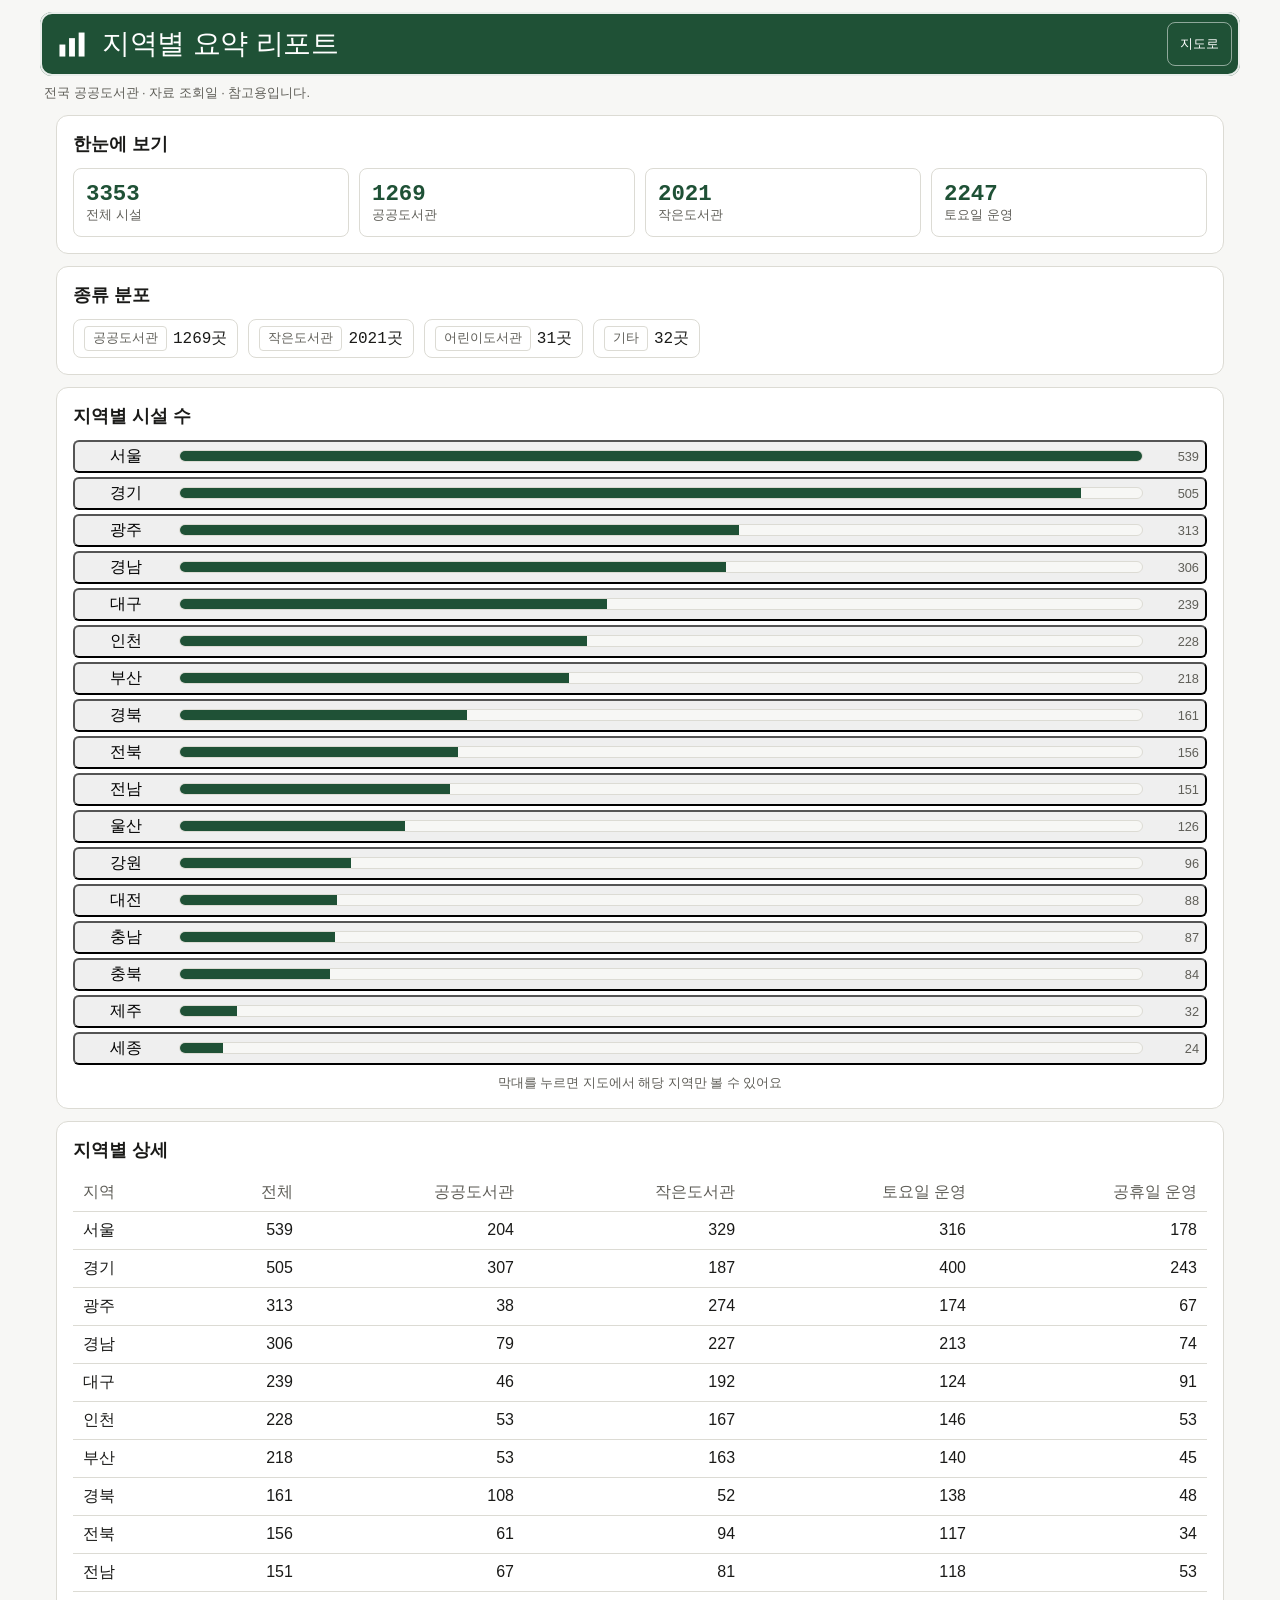
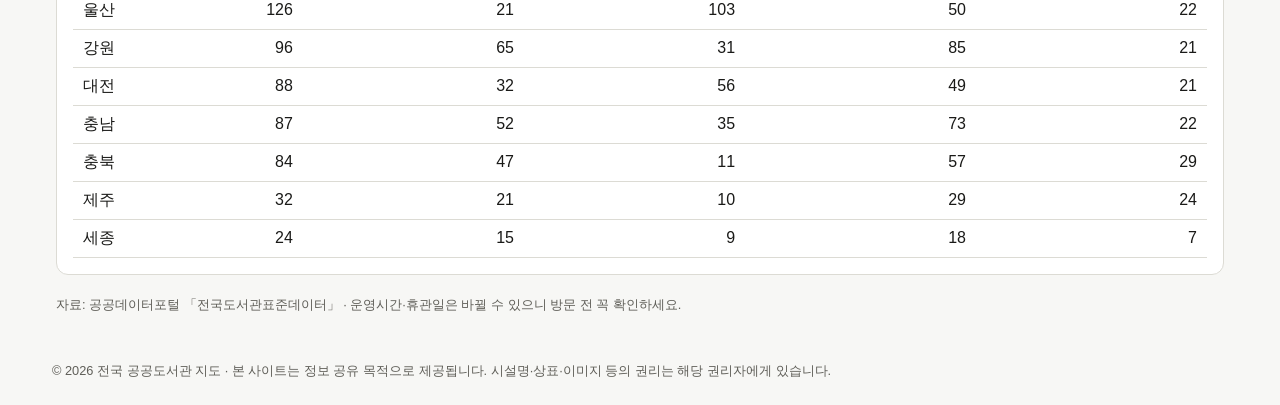
<file: report.html>
<!DOCTYPE html>
<html lang="ko">
<head>
<meta charset="UTF-8">
<meta name="viewport" content="width=device-width, initial-scale=1.0, viewport-fit=cover">
<meta http-equiv="Content-Security-Policy" content="default-src 'self'; script-src 'self'; style-src 'self' 'unsafe-inline' https://fonts.googleapis.com; font-src https://fonts.gstatic.com; img-src 'self' data:; connect-src 'self'; object-src 'none'; base-uri 'self'; form-action 'none'">
<title>지역별 요약 리포트</title>
<meta name="description" content="전국 공공도서관·작은도서관 지역별 현황 요약 리포트">
<meta name="theme-color" content="#1F5136">
<link rel="manifest" href="manifest.json">
<link rel="icon" type="image/png" sizes="512x512" href="assets/icons/app-icon-512.png">
<link rel="apple-touch-icon" sizes="180x180" href="assets/icons/app-icon-apple-180.png">
<meta name="apple-mobile-web-app-capable" content="yes">
<meta name="apple-mobile-web-app-status-bar-style" content="default">
<meta name="apple-mobile-web-app-title" content="도서관 지도">
<link rel="stylesheet" href="assets/css/style.css">
</head>
<body>

<header class="app-header">
  <div class="header-inner">
    <svg class="sign-mark" viewBox="0 0 24 24" aria-hidden="true" focusable="false"><rect x="2.6" y="12.4" width="4.4" height="9"/><rect x="9.8" y="7.6" width="4.4" height="13.8"/><rect x="17" y="3.4" width="4.4" height="18"/></svg>
    <div class="sign-text">
      <h1 class="app-title">지역별 요약 리포트</h1>
    </div>
    <a class="report-btn" href="index.html">지도로</a>
  </div>
  <p class="app-notice">전국 공공도서관 · 자료 조회일 <span id="surveyDate"></span> · 참고용입니다.</p>
</header>

<main class="container report-page">

  <!-- 핵심 지표 -->
  <section class="panel">
    <h2 class="report-section-title">한눈에 보기</h2>
    <div class="stat-tiles" id="statTiles"></div>
  </section>

  <!-- 종류 분포 -->
  <section class="panel">
    <h2 class="report-section-title">종류 분포</h2>
    <div class="status-chips" id="kindChips"></div>
  </section>

  <!-- 지역별 시설 수 -->
  <section class="panel">
    <h2 class="report-section-title">지역별 시설 수</h2>
    <div class="district-bars" id="regionBars"></div>
    <p class="dash-hint">막대를 누르면 지도에서 해당 지역만 볼 수 있어요</p>
  </section>

  <!-- 지역별 상세 표 -->
  <section class="panel">
    <h2 class="report-section-title">지역별 상세</h2>
    <div class="table-wrap">
      <table class="report-table" id="reportTable">
        <thead>
          <tr>
            <th>지역</th><th>전체</th><th>공공도서관</th><th>작은도서관</th><th>토요일 운영</th><th>공휴일 운영</th>
          </tr>
        </thead>
        <tbody></tbody>
      </table>
    </div>
  </section>

  <footer class="app-footer">
    <p>자료: 공공데이터포털 「전국도서관표준데이터」 · 운영시간·휴관일은 바뀔 수 있으니 방문 전 꼭 확인하세요.</p>
  </footer>
</main>

<div class="site-notice" role="note">
  © 2026 전국 공공도서관 지도 · 본 사이트는 정보 공유 목적으로 제공됩니다. 시설명·상표·이미지 등의 권리는 해당 권리자에게 있습니다.
</div>

<script src="assets/js/data.js"></script>
<script src="assets/js/report.js"></script>
</body>
</html>
</file>
<file: assets/css/style.css>
@import url('https://fonts.googleapis.com/css2?family=Do+Hyeon&family=IBM+Plex+Sans+KR:wght@400;500;600&family=JetBrains+Mono:wght@500;700&display=swap');

/* ============================================================
   공공 안내 표지 체계 — 다있맵(daitmap) 지도 PWA 공용
   면색 1개가 앱을 구분하고, 나머지는 전부 조용하게 둔다.
   그림자로 띄우지 않는다. 판은 면색과 1px 괘선으로 만든다.
   ============================================================ */

:root {
  /* 면색 — 앱마다 이 세 줄만 다르다.
     도로표지규칙 제8조: 도로표지 바탕색은 녹색이 원칙이다. */
  --sign: #1F5136;
  --sign-ink: #FFFFFF;
  --sign-wash: #E8EFEA;      /* 면색의 아주 옅은 톤 — hover/선택 바닥 */

  /* 중립 — 7개 앱 공통 */
  --bg: #F7F7F5;
  --panel: #FFFFFF;
  --ink: #1A1A18;
  --ink-muted: #5F5E58;
  --line: #DCDBD4;

  /* 정보를 나르는 색만 남긴다 */
  --free: #176B5B;
  --paid: #8A4B12;

  /* 지도 마커·범례 — 면색 계열에서 명도와 색상으로 갈라낸다.
     app.js 의 KIND_ORDER 순서와 1:1로 대응한다. 색값은 디자인 시스템이 소유한다. */
  --kind-1: #2F6B4A;   /* 공공도서관 */
  --kind-2: #C9A227;   /* 작은도서관 */
  --kind-3: #7E4A2A;   /* 어린이도서관 */
  --kind-4: #8A968E;   /* 기타 */

  /* 1.250 (Major Third) — 이 여섯 단계 밖의 크기를 쓰지 않는다 */
  --fs-xxl: 2.19rem;
  --fs-xl:  1.75rem;
  --fs-l:   1.40rem;
  --fs-m:   1.12rem;
  --fs-base: 1rem;
  --fs-s:   0.80rem;

  --tap: 44px;               /* 최소 터치 타깃 */
  --radius-panel: 12px;
  --radius-card: 10px;

  accent-color: var(--sign);
  caret-color: var(--sign);
  scrollbar-color: var(--line) transparent;
  color-scheme: light;
}

* { margin: 0; padding: 0; box-sizing: border-box; }

body {
  font-family: 'IBM Plex Sans KR', -apple-system, BlinkMacSystemFont, 'Segoe UI', sans-serif;
  background: var(--bg);
  color: var(--ink);
  min-height: 100vh;
  -webkit-text-size-adjust: 100%;
}

/* 우리가 그리지 않은 브라우저 표면도 디자인에 포함된다 */
::selection { background: var(--sign); color: var(--sign-ink); }
::-webkit-scrollbar { width: 10px; height: 10px; }
::-webkit-scrollbar-thumb { background: var(--line); border-radius: 999px; }
::-webkit-scrollbar-track { background: transparent; }

:where(a, button, input, select, [tabindex]):focus-visible {
  outline: 2px solid var(--sign);
  outline-offset: 2px;
  border-radius: 4px;
}

/* 수치는 표지판의 거리 표기처럼 자리를 지킨다 */
.num {
  font-family: 'JetBrains Mono', ui-monospace, monospace;
  font-variant-numeric: tabular-nums;
  font-weight: 700;
}

/* ---------- 헤더: 표지판 ---------- */
.app-header {
  padding: max(12px, env(safe-area-inset-top)) 12px 0;
}

.header-inner {
  position: relative;
  max-width: 1200px;
  margin: 0 auto;
  display: flex;
  align-items: center;
  gap: 12px;
  min-height: 52px;
  padding: 8px 56px 8px 12px;   /* 우측은 링크복사 버튼 자리 */
  background: var(--sign);
  color: var(--sign-ink);
  border-radius: var(--radius-panel);
  box-shadow: inset 0 0 0 2px rgba(255, 255, 255, .9);
}

.sign-mark {
  flex: 0 0 auto;
  width: 26px;
  height: 26px;
  fill: currentColor;
}

.sign-text { flex: 1; min-width: 0; }

.app-title {
  font-family: 'Do Hyeon', 'IBM Plex Sans KR', sans-serif;
  font-size: var(--fs-l);
  font-weight: 400;
  line-height: 1.15;
  letter-spacing: -0.01em;
  color: var(--sign-ink);
  /* 표지판은 이름을 줄이지 않는다. 좁으면 어절 단위로 두 줄이 된다. */
  word-break: keep-all;
  text-wrap: balance;
}

.sign-count {
  flex: 0 0 auto;
  display: flex;
  align-items: baseline;
  gap: 2px;
  color: var(--sign-ink);
}
.sign-count .num { font-size: var(--fs-l); }
.sign-count .unit { font-size: var(--fs-s); opacity: .8; }

.app-notice {
  max-width: 1200px;
  margin: 8px auto 0;
  padding: 0 4px;
  font-size: var(--fs-s);
  line-height: 1.45;
  color: var(--ink-muted);
}

.share-link-btn {
  position: absolute;
  top: 50%;
  right: 4px;
  transform: translateY(-50%);
  width: var(--tap);
  height: var(--tap);
  display: flex;
  align-items: center;
  justify-content: center;
  border: none;
  border-radius: 8px;
  background: transparent;
  color: var(--sign-ink);
  line-height: 1;
  cursor: pointer;
}
.share-link-btn:active { background: rgba(255, 255, 255, .16); }

.share-link-toast {
  position: absolute;
  right: 4px;
  top: calc(100% + 6px);
  z-index: 5;
  padding: 6px 12px;
  border-radius: 6px;
  background: var(--ink);
  color: #fff;
  font-size: var(--fs-s);
  font-weight: 500;
  white-space: nowrap;
}

/* ---------- 레이아웃 ---------- */
.container {
  max-width: 1200px;
  margin: 0 auto;
  padding: 12px 12px max(32px, env(safe-area-inset-bottom));
}

.panel {
  background: var(--panel);
  border: 1px solid var(--line);
  border-radius: var(--radius-panel);
  padding: 12px;
  margin-bottom: 12px;
}

.report-btn {
  position: absolute;
  top: 50%;
  right: 8px;
  transform: translateY(-50%);
  min-height: var(--tap);
  display: inline-flex;
  align-items: center;
  padding: 0 12px;
  font-size: var(--fs-s);
  text-decoration: none;
  color: var(--sign-ink);
  border: 1px solid rgba(255, 255, 255, .5);
  border-radius: 8px;
}

/* ---------- 필터 ---------- */
.filter-bar { position: sticky; top: 8px; z-index: 900; }

.filter-row {
  display: flex;
  flex-wrap: wrap;
  align-items: center;
  gap: 8px;
  margin-bottom: 8px;
}
.filter-row:last-child { margin-bottom: 0; }

.filter-label {
  width: 100%;
  font-size: var(--fs-s);
  font-weight: 500;
  color: var(--ink-muted);
}

/* 모바일에서는 검색이 한 줄을 다 쓴다. 시군구·필터는 다음 줄로 내려간다. */
.search-row { gap: 8px; }
.search-box { flex: 1 1 100%; min-width: 0; }

/* 아이콘 — 컨트롤은 전부 같은 선 굵기로 그린다.
   헤더의 표지판 픽토그램만 면으로 채운 별개 계열이다. */
.ico {
  width: 20px;
  height: 20px;
  fill: none;
  stroke: currentColor;
  stroke-width: 1.8;
  stroke-linecap: round;
  stroke-linejoin: round;
  pointer-events: none;   /* 클릭 판정이 늘 버튼에 잡히도록 */
}

/* font-size 는 16px 아래로 내리지 않는다 — iOS 가 포커스 시 페이지를 확대한다 */
.search-box input,
.district-select {
  width: 100%;
  min-height: var(--tap);
  padding: 8px 12px;
  border: 1px solid var(--line);
  border-radius: 8px;
  background: var(--panel);
  font-family: inherit;
  font-size: var(--fs-base);
  color: var(--ink);
  outline: none;
}
.search-box input::placeholder { color: var(--ink-muted); }
.search-box input:focus,
.district-select:focus { border-color: var(--sign); }

/* min-width:0 이 없으면 select 가 가장 긴 옵션 텍스트만큼 벌어져
   좁은 화면에서 옆 버튼을 다음 줄로 밀어낸다. */
.district-select { flex: 1; width: auto; min-width: 0; max-width: none; cursor: pointer; }

.filter-collapse-btn {
  flex: 0 0 var(--tap);
  width: var(--tap);
  min-height: var(--tap);
  border: 1px solid var(--line);
  border-radius: 8px;
  background: var(--panel);
  color: var(--ink-muted);
  cursor: pointer;
}
.filter-collapse-btn[aria-expanded="true"] {
  background: var(--sign);
  border-color: var(--sign);
  color: var(--sign-ink);
}
.filter-collapse-btn .ico { transition: transform .18s ease; }
.filter-collapse-btn[aria-expanded="true"] .ico { transform: rotate(180deg); }
.filter-groups[hidden] { display: none; }

.pill {
  min-height: var(--tap);
  display: inline-flex;
  align-items: center;
  padding: 0 14px;
  border: 1px solid var(--line);
  border-radius: 999px;
  background: var(--panel);
  font-family: inherit;
  font-size: var(--fs-base);
  color: var(--ink);
  cursor: pointer;
}
.pill.active {
  background: var(--sign);
  border-color: var(--sign);
  color: var(--sign-ink);
}
.pill.reset { color: var(--ink-muted); }

.result-count-row {
  display: flex;
  align-items: center;
  flex-wrap: wrap;
  gap: 8px;
  margin-top: 10px;
}
.result-count {
  margin-left: auto;
  font-size: var(--fs-s);
  color: var(--ink-muted);
}

/* 시각적으로는 작게, 히트 영역은 44px */
.view-toggle {
  display: inline-flex;
  border: 1px solid var(--line);
  border-radius: 999px;
  overflow: hidden;
  background: var(--panel);
}
.view-toggle .pill { border: none; border-radius: 0; }
.view-toggle .pill + .pill { box-shadow: inset 1px 0 0 var(--line); }
.pill-sm,
.result-count-row .pill {
  min-height: var(--tap);
  padding: 0 12px;
  font-size: var(--fs-s);
}

/* ---------- 지도 + 목록 ---------- */
.content-grid {
  display: grid;
  grid-template-columns: 1fr;
  gap: 12px;
  align-items: start;
}
.content-grid.view-map .list-pane { display: none; }
.content-grid.view-list .map-pane { display: none; }

.map-pane {
  position: relative;
  border: 1px solid var(--line);
  border-radius: var(--radius-panel);
  overflow: hidden;
  background: var(--panel);
}
#map { height: 62dvh; min-height: 320px; }

.map-legend {
  position: absolute;
  bottom: 10px;
  left: 10px;
  z-index: 800;
  display: flex;
  gap: 10px;
  align-items: center;
  flex-wrap: wrap;
  max-width: calc(100% - 20px);
  padding: 7px 10px;
  border: 1px solid var(--line);
  border-radius: 8px;
  background: rgba(255, 255, 255, .94);
  font-size: var(--fs-s);
  color: var(--ink);
}
.legend-dot {
  display: inline-block;
  width: 10px;
  height: 10px;
  border-radius: 50%;
  background: var(--sign);   /* 지도 범례는 인라인 KIND_COLOR 가 덮어쓴다 */
  border: 1.5px solid #fff;
  outline: 1px solid rgba(0, 0, 0, .18);
  vertical-align: -1px;
  margin-right: 3px;
}

/* Leaflet 팝업 */
.leaflet-popup-content-wrapper {
  border-radius: var(--radius-card);
  font-family: 'IBM Plex Sans KR', sans-serif;
}
.popup-name { font-size: var(--fs-m); font-weight: 600; color: var(--ink); margin-bottom: 3px; }
.popup-meta { font-size: var(--fs-s); color: var(--ink-muted); margin-bottom: 8px; }
.popup-btn {
  min-height: var(--tap);
  padding: 0 14px;
  border: none;
  border-radius: 8px;
  background: var(--sign);
  color: var(--sign-ink);
  font-family: inherit;
  font-size: var(--fs-s);
  cursor: pointer;
}

/* ---------- 카드 ---------- */
.card-grid {
  display: grid;
  grid-template-columns: 1fr;
  gap: 10px;
}

.facility-card {
  display: flex;
  flex-direction: column;
  background: var(--panel);
  border: 1px solid var(--line);
  border-radius: var(--radius-card);
  overflow: hidden;
  cursor: pointer;
}

.card-body {
  display: flex;
  flex-direction: column;
  gap: 7px;
  flex: 1;
  padding: 12px;
}
.card-title-row {
  display: flex;
  align-items: flex-start;
  justify-content: space-between;
  gap: 8px;
}
.card-name {
  flex: 1;
  min-width: 0;
  font-size: var(--fs-l);
  font-weight: 600;
  line-height: 1.3;
  color: var(--ink);
}

.fav-btn {
  flex: 0 0 auto;
  width: var(--tap);
  height: var(--tap);
  margin: -10px -8px -10px 0;   /* 시각 크기는 그대로, 히트 영역만 확보 */
  display: flex;
  align-items: center;
  justify-content: center;
  border: none;
  background: none;
  color: var(--ink-muted);
  cursor: pointer;
}
.fav-btn.on { color: var(--sign); }
.fav-btn.on .ico { fill: currentColor; }

.card-tags { display: flex; flex-wrap: wrap; gap: 5px; }

/* 기본 태그는 무채색. 정보를 나르는 것만 색을 갖는다. */
.tag {
  padding: 3px 8px;
  border: 1px solid var(--line);
  border-radius: 4px;
  background: var(--panel);
  font-size: var(--fs-s);
  font-weight: 500;
  color: var(--ink-muted);
  white-space: nowrap;
}
.tag.district { color: var(--ink); }
/* 부모가 스캔하는 것은 "무료"다. 무료만 면 채움, 유료는 외곽선 + 굵기.
   유료까지 채우면 면색이 카드로 새어 "면색은 표지판·활성 필터·마커에만" 규칙이 깨진다. */
.tag.free, .tag.paid { font-weight: 600; }
.tag.free { background: var(--free); border-color: var(--free); color: #fff; }
.tag.paid { border-color: var(--paid); color: var(--paid); }

.card-info {
  font-size: var(--fs-base);
  line-height: 1.5;
  color: var(--ink-muted);
}

.card-locate {
  align-self: flex-start;
  min-height: var(--tap);
  display: inline-flex;
  align-items: center;
  padding: 0 12px;
  border: 1px solid var(--line);
  border-radius: 8px;
  background: var(--panel);
  font-family: inherit;
  font-size: var(--fs-s);
  color: var(--ink);
  cursor: pointer;
}

.empty-state {
  padding: 48px 16px;
  text-align: center;
  color: var(--ink-muted);
  line-height: 1.7;
}

/* ---------- 모달: 모바일은 바텀시트 ---------- */
.modal-overlay {
  position: fixed;
  inset: 0;
  z-index: 2000;
  display: flex;
  align-items: flex-end;
  justify-content: center;
  background: rgba(26, 26, 24, .45);
}
.modal-overlay[hidden] { display: none; }

.modal-card {
  position: relative;
  width: 100%;
  max-height: 88dvh;
  overflow-y: auto;
  padding: 20px 16px max(20px, env(safe-area-inset-bottom));
  background: var(--panel);
  border-radius: 16px 16px 0 0;
  animation: sheetUp .22s cubic-bezier(.2, .7, .3, 1);
}
/* 그랩 핸들 */
.modal-card::before {
  content: "";
  display: block;
  width: 40px;
  height: 4px;
  margin: -8px auto 12px;
  border-radius: 999px;
  background: var(--line);
}
@keyframes sheetUp {
  from { transform: translateY(16px); opacity: 0; }
  to   { transform: translateY(0);    opacity: 1; }
}

.modal-close {
  position: absolute;
  top: 8px;
  right: 8px;
  width: var(--tap);
  height: var(--tap);
  border: none;
  border-radius: 8px;
  background: transparent;
  color: var(--ink-muted);
  cursor: pointer;
}

.modal-title {
  font-size: var(--fs-l);
  font-weight: 600;
  line-height: 1.3;
  margin: 0 40px 8px 0;
  color: var(--ink);
}
.modal-tags { display: flex; flex-wrap: wrap; gap: 5px; margin-bottom: 14px; }

.modal-intro {
  padding: 10px 12px;
  margin-bottom: 14px;
  border: 1px solid var(--line);
  border-radius: 8px;
  background: var(--bg);
  font-size: var(--fs-base);
  line-height: 1.6;
  color: var(--ink-muted);
}

.detail-list { display: flex; flex-direction: column; margin-bottom: 18px; }
.detail-item {
  display: grid;
  grid-template-columns: 84px 1fr;
  gap: 10px;
  padding: 9px 0;
  border-bottom: 1px solid var(--line);
  font-size: var(--fs-base);
  line-height: 1.5;
}
.detail-item:last-child { border-bottom: none; }
.detail-item .k { color: var(--ink-muted); }
.detail-item .v { color: var(--ink); word-break: break-word; }

.modal-links { display: flex; flex-wrap: wrap; gap: 8px; }
.link-btn {
  flex: 1;
  min-width: 120px;
  min-height: var(--tap);
  display: inline-flex;
  align-items: center;
  justify-content: center;
  padding: 0 16px;
  border: 1px solid var(--line);
  border-radius: 8px;
  background: var(--panel);
  font-family: inherit;
  font-size: var(--fs-base);
  color: var(--ink);
  text-decoration: none;
  cursor: pointer;
}
.link-btn.map {
  background: var(--sign);
  border-color: var(--sign);
  color: var(--sign-ink);
}

/* ---------- 푸터 ---------- */
.app-footer {
  margin-top: 20px;
  font-size: var(--fs-s);
  line-height: 1.6;
  color: var(--ink-muted);
}
.site-notice {
  max-width: 1200px;
  margin: 0 auto;
  padding: 14px 12px max(24px, env(safe-area-inset-bottom));
  font-size: var(--fs-s);
  line-height: 1.6;
  color: var(--ink-muted);
}

/* ---------- 리포트 페이지 ---------- */
.report-page .panel { padding: 16px; }
.report-section-title {
  font-size: var(--fs-m);
  font-weight: 600;
  margin-bottom: 12px;
  color: var(--ink);
}
.status-chips { display: flex; flex-wrap: wrap; gap: 10px; }
.status-chip {
  display: flex;
  align-items: center;
  gap: 6px;
  padding: 6px 10px;
  border: 1px solid var(--line);
  border-radius: 8px;
}
.status-chip .tag { font-size: var(--fs-s); }
.chip-num {
  font-family: 'JetBrains Mono', ui-monospace, monospace;
  font-variant-numeric: tabular-nums;
  font-size: var(--fs-base);
  color: var(--ink);
}
.table-wrap { overflow-x: auto; }
.report-table {
  width: 100%;
  border-collapse: collapse;
  font-size: var(--fs-base);
  font-variant-numeric: tabular-nums;
}
.report-table th {
  padding: 8px 10px;
  border-bottom: 1px solid var(--line);
  color: var(--ink-muted);
  font-weight: 500;
  text-align: left;
}
.report-table td {
  padding: 8px 10px;
  border-bottom: 1px solid var(--line);
  color: var(--ink);
}
.report-table td:not(:first-child),
.report-table th:not(:first-child) { text-align: right; }
.report-table tr:hover td { background: var(--sign-wash); }
.report-table .legend-dot { margin-right: 6px; }

.stat-tiles {
  display: grid;
  grid-template-columns: repeat(auto-fit, minmax(130px, 1fr));
  gap: 10px;
}
.stat-tile {
  padding: 12px;
  border: 1px solid var(--line);
  border-radius: 8px;
}
.stat-tile .num {
  display: block;
  font-size: var(--fs-l);
  color: var(--sign);
}
.stat-tile .lbl { font-size: var(--fs-s); color: var(--ink-muted); }

.district-bars { display: flex; flex-direction: column; gap: 4px; }
.dbar {
  display: grid;
  grid-template-columns: 90px 1fr 48px;
  gap: 8px;
  align-items: center;
  padding: 4px 6px;
  border-radius: 6px;
  font-size: var(--fs-base);
}
.dbar:hover, .dbar.active { background: var(--sign-wash); }
.dbar .track {
  display: block;
  height: 12px;
  border-radius: 999px;
  background: var(--bg);
  border: 1px solid var(--line);
  overflow: hidden;
}
.dbar .fill { display: block; height: 100%; background: var(--sign); }
.dbar .cnt {
  text-align: right;
  font-variant-numeric: tabular-nums;
  color: var(--ink-muted);
  font-size: var(--fs-s);
}
.dash-hint {
  margin-top: 10px;
  text-align: center;
  font-size: var(--fs-s);
  color: var(--ink-muted);
}

/* ---------- 독도 ----------
   배경 지도의 표기에 기대지 않고 늘 같은 자리에 이름을 둔다. */
.dokdo-label {
  background: transparent;
  border: none;
  box-shadow: none;
  padding: 0;
  color: #2f2e2b;
  font-size: 11.5px;
  font-weight: 700;
  white-space: nowrap;
  text-shadow: 0 0 3px #fff, 0 0 3px #fff, 0 0 3px #fff;
}
.dokdo-label.leaflet-tooltip-right::before,
.dokdo-label.leaflet-tooltip-left::before { display: none; }

/* ============================================================
   ≥640px
   ============================================================ */
@media (min-width: 640px) {
  .search-box { flex: 1 1 220px; }
  .district-select { flex: 0 1 240px; }
  .app-header { padding-left: 16px; padding-right: 16px; }
  .container { padding-left: 16px; padding-right: 16px; }
  .header-inner {
    min-height: 64px;
    padding: 10px 60px 10px 16px;
    gap: 14px;
  }
  .sign-mark { width: 32px; height: 32px; }
  .app-title { font-size: var(--fs-xl); }
  .sign-count .num { font-size: var(--fs-xl); }
  .panel { padding: 14px; }
  .card-grid { grid-template-columns: repeat(auto-fill, minmax(240px, 1fr)); gap: 12px; }
  .district-select { max-width: 240px; }

  /* 데스크톱 폭에서는 가운데 카드 모달로 되돌린다 */
  .modal-overlay { align-items: center; padding: 24px; }
  .modal-card {
    max-width: 520px;
    max-height: 85dvh;
    padding: 24px;
    border-radius: var(--radius-panel);
  }
  .modal-card::before { display: none; }
  .modal-close { top: 12px; right: 12px; }
  .modal-links .link-btn { flex: 0 1 auto; }
}

/* ============================================================
   ≥901px — 지도와 목록을 나란히
   ============================================================ */
@media (min-width: 901px) {
  .content-grid { grid-template-columns: 55% 1fr; gap: 16px; }
  .content-grid.view-map .list-pane,
  .content-grid.view-list .map-pane { display: block; }
  .map-pane { position: sticky; top: 16px; }
  #map { height: calc(100dvh - 140px); min-height: 420px; }
  .view-toggle { display: none; }
  .filter-label { width: auto; min-width: 56px; }
  .search-row { flex-wrap: wrap; }
}

/* 포인터가 있는 기기에서만 hover 를 준다 — 터치에서는 탭 뒤 상태가 고착된다 */
@media (hover: hover) {
  .facility-card:hover { border-color: var(--sign); background: var(--sign-wash); }
  .pill:not(.active):hover { border-color: var(--sign); }
  .card-locate:hover,
  .link-btn:hover,
  .filter-collapse-btn:hover { border-color: var(--sign); }
  .search-box input:hover,
  .district-select:hover { border-color: var(--ink-muted); }
}

/* 모션을 줄이려는 사용자에게도 "상태"는 보여야 한다.
   transition-duration 만 0 에 가깝게 낮추면 transition-property 가 all 인 채로 남아
   배경·테두리·transform 같은 상태 변화가 시작값에 고정돼 아예 렌더되지 않는다.
   전환 자체를 끄는 것이 맞다. */
@media (prefers-reduced-motion: reduce) {
  *, *::before, *::after {
    animation-duration: 1ms !important;
    animation-iteration-count: 1 !important;
    transition: none !important;
    scroll-behavior: auto !important;
  }
}

/* ---------- library_map 고유 ---------- */
.load-more-btn {
  display: block;
  width: 100%;
  min-height: var(--tap);
  margin-top: 14px;
  border: 1px solid var(--line);
  border-radius: 8px;
  background: var(--panel);
  font-family: inherit;
  font-size: var(--fs-base);
  color: var(--ink);
  cursor: pointer;
}
.load-more-btn[hidden] { display: none; }

/* ---------- 내 주변 (geo.js) ---------- */
/* 위치를 묻는 동안 — 브라우저 팝업이 떠 있는 시간이라 몇 초씩 걸린다.
   버튼이 눌리지 않는 이유를 색으로 알린다. */
.nearby-btn:disabled { opacity: .55; cursor: default; }

/* 거리는 내 주변 모드에서만 붙고, 그 화면에서 가장 먼저 읽는 값이다.
   면 채움은 무료 태그의 몫이므로 여기서는 옅은 톤으로 둔다. */
.tag.dist {
  border-color: var(--sign);
  background: var(--sign-wash);
  color: var(--sign);
  font-family: 'JetBrains Mono', ui-monospace, monospace;
  font-variant-numeric: tabular-nums;
  font-weight: 700;
}

/* 지도 위에 띄우지 않는다 — 모바일 기본이 목록 뷰라, 거기서 권한 안내를
   못 보면 사용자는 버튼이 고장 난 줄 안다. */
.nearby-notice {
  margin-top: 8px;
  font-size: var(--fs-s);
  line-height: 1.5;
  color: var(--ink-muted);
}
.nearby-notice[hidden] { display: none; }
</file>
